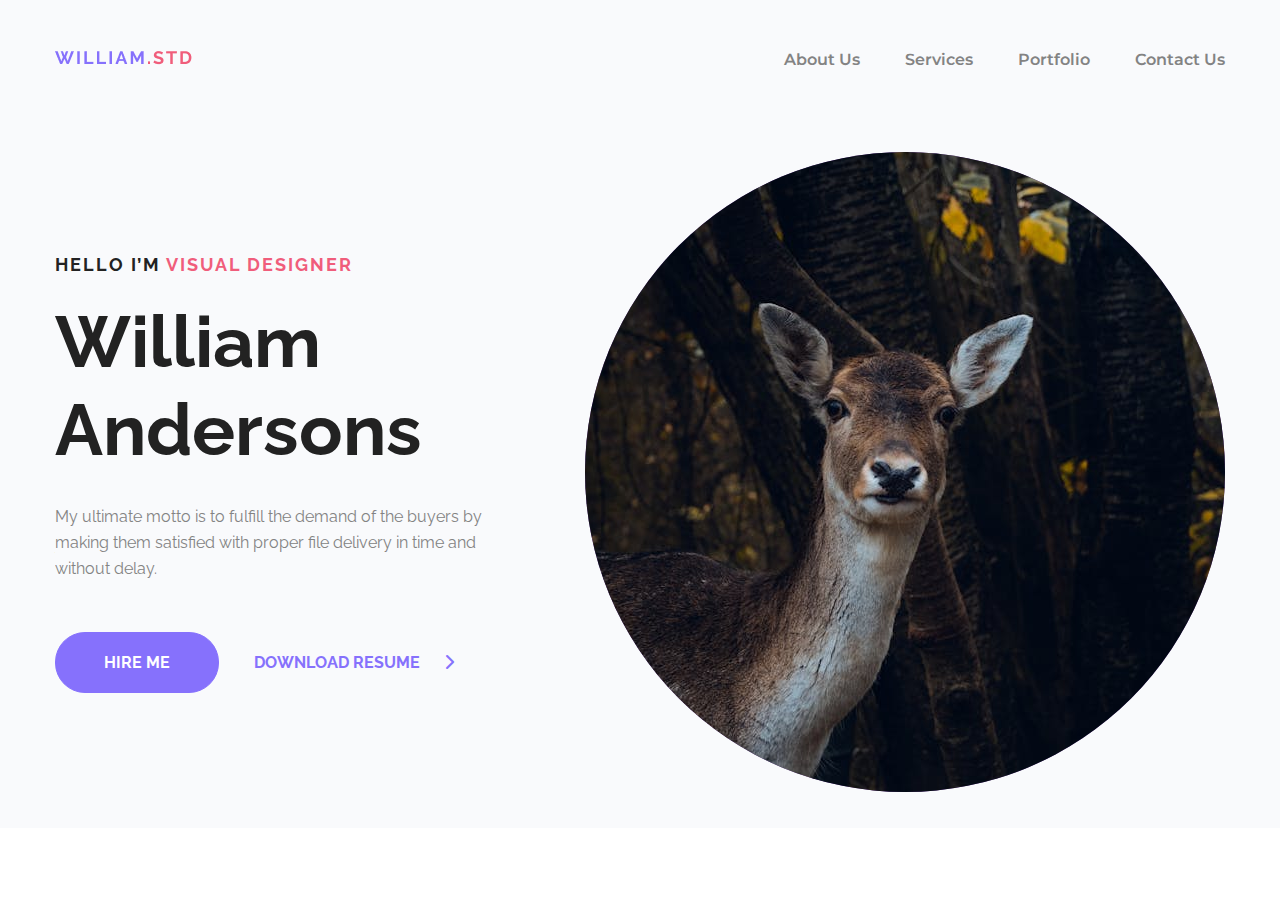
<file: index.html>
<!DOCTYPE html>
<html lang="en">
<head>
    <meta charset="UTF-8">
    <meta name="viewport" content="width=device-width, initial-scale=1.0">
    <title>Document</title>
    <link rel="preconnect" href="https://fonts.googleapis.com">
    <link rel="preconnect" href="https://fonts.gstatic.com" crossorigin>
    <link href="https://fonts.googleapis.com/css2?family=Montserrat:ital,wght@0,100..900;1,100..900&family=Raleway:ital,wght@0,100..900;1,100..900&display=swap" rel="stylesheet">
    <link rel="stylesheet" href="https://cdnjs.cloudflare.com/ajax/libs/font-awesome/6.7.2/css/all.min.css" integrity="sha512-Evv84Mr4kqVGRNSgIGL/F/aIDqQb7xQ2vcrdIwxfjThSH8CSR7PBEakCr51Ck+w+/U6swU2Im1vVX0SVk9ABhg==" crossorigin="anonymous" referrerpolicy="no-referrer" />
    <link rel="stylesheet" href="./css/style.css">
    <link rel="stylesheet" href="./css/responsive.css">
</head>
<body>
    <!-- ============ Navbar start ============ -->
     <nav id="navbar">
        <div class="container">
            <div class="nav_wrapper">
                <div class="logo">
                    <a href="#">
                        <img src="./images/logo.png" alt="">
                    </a>
                </div>
                <div class="menu">
                    <ul>
                        <li>
                            <a href="#">about us</a>
                        </li>
                        <li>
                            <a href="#">services</a>
                        </li>
                        <li>
                            <a href="#">portfolio</a>
                        </li>
                        <li>
                            <a href="#">contact us</a>
                        </li>
                    </ul>
                </div>
                <button class="toggle_bar">
                    <i class="fa-classic fa-solid fa-bars fa-fw"></i>
                </button>
            </div>
        </div>
     </nav>
    <!-- ============ Navbar End ============ -->

    <!-- ============ Banner start ============ -->
     <section id="banner">
        <div class="container">
            <div class="banner_wrapper">
                <div class="banner_content">
                    <h5>Hello i’m <span>Visual Designer</span></h5>
                    <h1>William Andersons</h1>
                    <p>My ultimate motto is to fulfill the demand of the buyers by making them satisfied with proper file delivery in time and without delay.</p>
                    <div class="banner_btn">
                        <a href="#">hire me</a>
                        <a href="#">DOWNLOAD RESUME <i class="fa-solid fa-chevron-right"></i></a>
                    </div>
                </div>
                <div class="banner_image">
                    <img src="./images/banner.jpg" alt="banner" >
                </div>
            </div>
        </div>
     </section>
    <!-- ============ Banner End ============ -->

    <!-- ============ About start ============ -->
     <!-- <section id="about">
        <div class="aboutShape1"></div>
        <div class="aboutShape2"></div>
        <div class="container">
            <div class="about_wrapper">
                <div class="about_left">
                    <h6>About Me</h6>
                    <h3>You can’t  use up creativity. The more you use, the more you have in your signifant mind.</h3>
                    <p>Being the savage's bowsman, that is, the person who pulled the bow-oar in his boat (the second one from forward), it was my cheerful duty to attend upon him while taking that hard-scrabble scramble upon the dead whale's back. You have seen Italian organ-boys </p>
                    <a href="#">Download Resume <i class="fa-solid fa-chevron-right"></i></a>
                </div>
                <div class="about_right">
                    <h3>Any type of question & Discussion.</h3>
                    <p>Being the savage's bowsman, that is, the person who pulled the bow-oar in his boat</p>
                    <a href="mailto:WilliamAndersons@william.std">WilliamAndersons@william.std</a>
                </div>
            </div>
        </div>
     </section> -->
    <!-- ============ About End ============ -->

    <!-- ============ Skill start ============ -->
     <!-- <section id="skill">
        <div class="container">
            <h5 class="secSubTitle">Skills</h5>
            <h4 class="secTitle">What Can I Do</h4>
            <div class="skill_wrapper">
                <div class="skill_item">
                    <h4>UI/UX Designer</h4>
                    <p>Being the savage's bowsman, that is, the person who pulled the bow-oar in his boat, Being the savage's bowsman, that is, the person who pulled</p>
                    <a href="#">Learn More <i class="fa-solid fa-chevron-right"></i></a>
                    <div class="skill_shape"></div>
                </div>
                <div class="skill_item">
                    <h4>UI/UX Designer</h4>
                    <p>Being the savage's bowsman, that is, the person who pulled the bow-oar in his boat, Being the savage's bowsman, that is, the person who pulled</p>
                    <a href="#">Learn More <i class="fa-solid fa-chevron-right"></i></a>
                    <div class="skill_shape"></div>
                </div>
                <div class="skill_item">
                    <h4>UI/UX Designer</h4>
                    <p>Being the savage's bowsman, that is, the person who pulled the bow-oar in his boat, Being the savage's bowsman, that is, the person who pulled</p>
                    <a href="#">Learn More <i class="fa-solid fa-chevron-right"></i></a>
                    <div class="skill_shape"></div>
                </div>
            </div>
        </div>
     </section> -->
    <!-- ============ Skill End ============ -->

    <!-- ============ Portfolio start ============ -->
    <!-- <section id="portfolio">
        <div class="container">
            <h5 class="secSubTitle">Portfolio</h5>
            <h4 class="secTitle">My Work Recently</h4>
            <div class="portfolio_btn">
                <button>All</button>
                <button>Illustration</button>
                <button>UI/UX</button>
                <button>Logo</button>
            </div>
            <div class="portfolio_wrapper">
                <div class="portfolio_item"></div>
                <div class="portfolio_item"></div>
                <div class="portfolio_item"></div>
                <div class="portfolio_item"></div>
                <div class="portfolio_item"></div>
                <div class="portfolio_item"></div>
            </div>
        </div>
    </section> -->
    <!-- ============ Portfolio End ============ -->
     
    <!-- ============ testimonial start ============ -->
     <!-- <section id="testimonial">
        <div class="container">
            <div class="testi_wrapper">
                <div class="testi_info">
                    <h5 class="secSubTitle">Testimonials</h5>
                    <h4 class="secTitle">What they say about me</h4>
                    <p>Being the savage's bowsman, that is, the person who pulled the bow-oar in his boat (the second on.</p>
                    <div class="testi_info_btn">
                        <button></button>
                        <button></button>
                    </div>
                </div>
                <div class="testi_item_wrapper">
                    <div class="testi_inner_wrapper">
                        <div class="testi_item">
                            <div class="testi_item_img">

                            </div>
                            <p>So strongly and metaphysically did I conceive of my situation then, that while earnestly watching his motions, I seemed distinctly to perceive that my own individuali.</p>
                        </div>
                        <div class="testi_item">
                            <div class="testi_item_img">
                                <img class="quote" src="./images/quote.svg" alt="">
                            </div>
                            <p>So strongly and metaphysically did I conceive of my situation then, that while earnestly watching his motions, I seemed distinctly to perceive that my own individuali.</p>
                        </div>
                        <div class="testi_item">
                            <div class="testi_item_img">

                            </div>
                            <p>So strongly and metaphysically did I conceive of my situation then, that while earnestly watching his motions, I seemed distinctly to perceive that my own individuali.</p>
                        </div>
                        <div class="testi_item">
                            <div class="testi_item_img">

                            </div>
                            <p>So strongly and metaphysically did I conceive of my situation then, that while earnestly watching his motions, I seemed distinctly to perceive that my own individuali.</p>
                        </div>
                    </div>
                </div>
            </div>
        </div>
     </section> -->
    <!-- ============ testimonial End ============ -->

    <!-- ============ Banner start ============ -->
    <!-- ============ Banner End ============ -->
    <!-- ============ footer start ============ -->
    <!-- <footer id="footer">
        <div class="footer_shape1"></div>
        <div class="container footer_content">
            <h5>Contact Us</h5>
            <h3>Let’s talk, and make something great</h3>
            <a href="#">Contact Us</a>
        </div>
        <hr class="hr" />
        <div class="container footer_content">
            <div>
                <img src="./images/logo.png" alt="">
            </div>
            <p>Copyright © 2020 william.std | all right reserved</p>
        </div>
    </footer> -->
    <!-- ============ footer End ============ -->
</body>
</html>
</file>
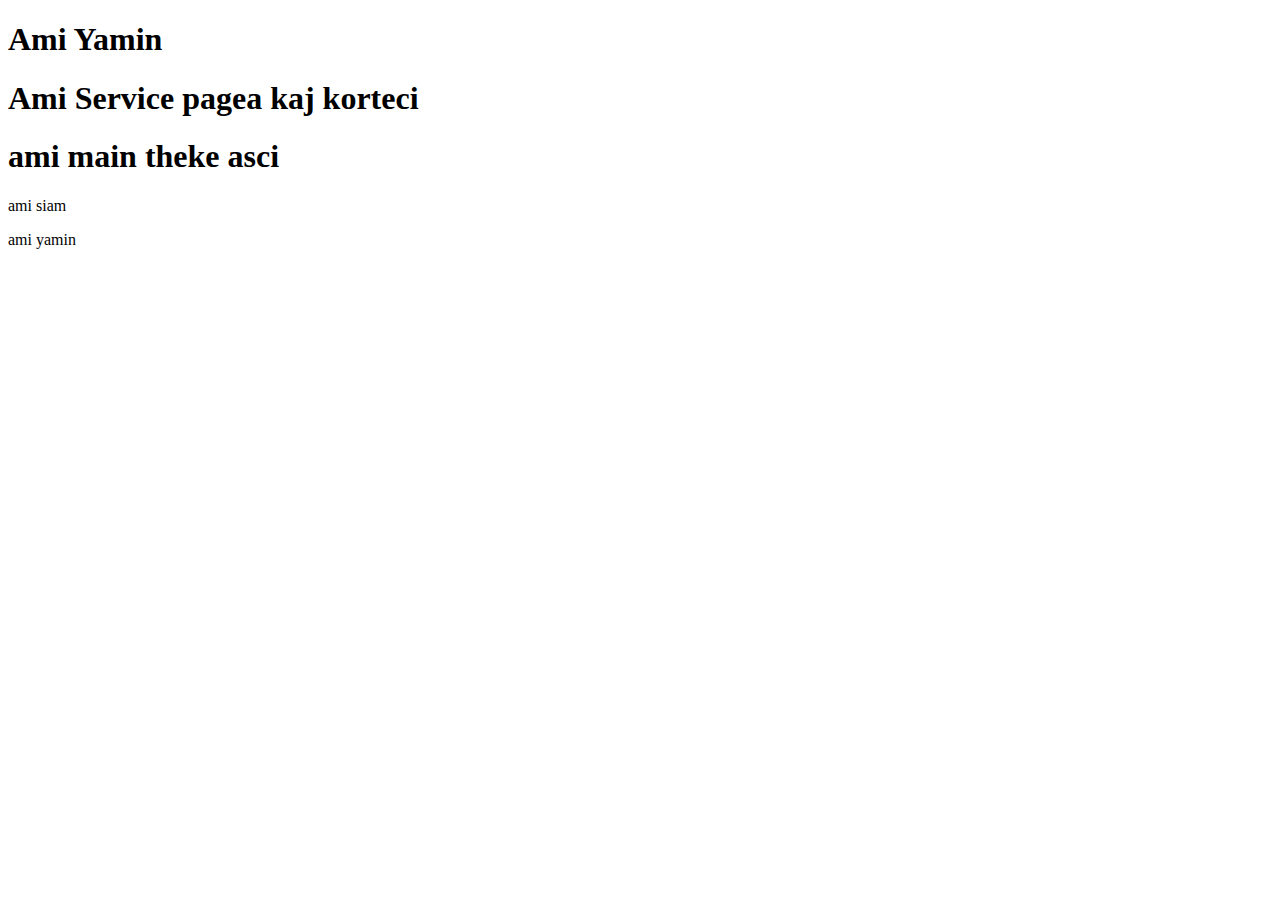
<file: service.html>
<!DOCTYPE html>
<html lang="en">
<head>
    <meta charset="UTF-8">
    <meta name="viewport" content="width=device-width, initial-scale=1.0">
    <title>Service</title>
</head>
<body>
    <h1>Ami Yamin </h1>
    <h1>Ami Service pagea kaj korteci</h1>
    <h1>ami main theke asci</h1>
    <p>ami siam</p>
    <p>ami yamin</p>
</body>
</html>
</file>
<file: css/style.css>
*{
    padding: 0;
    margin: 0;
    box-sizing: border-box;
}
a{
    text-decoration: none;
}
ul,ol{
    list-style-type: none;
}
.container{
    width: 1170px;
    margin: 0 auto;
}
.secSubTitle{
    font-size: 18px;
    font-weight: 700;
    line-height: 26px;
    color: #222222;
    text-transform: uppercase;
    letter-spacing: 2px;
    text-align: center;
    font-family: "Raleway", sans-serif;
}
.secTitle{
    font-size: 36px;
    font-weight: 700;
    color: #222222;
    text-align: center;
    font-family: "Raleway", sans-serif;
    margin-top: 20px;
}
/* ========== navbar start =========== */
#navbar{
    padding-top: 50px;
    position: absolute;
    width: 100%;
    left: 0;
    top: 0;  
    z-index: 555;  
}
.nav_wrapper{
    display: flex;
    justify-content: space-between;
    align-items: center;
}
.menu ul{
    display: flex;
    column-gap: 45px;
    align-items: center;
}
.menu ul li a{
    color: #838383;
    font-size: 16px;
    font-weight: 600;
    text-transform: capitalize;
    font-family: "Montserrat", sans-serif;
    transition: all linear 0.3s;
    -webkit-transition: all linear 0.3s;
    -moz-transition: all linear 0.3s;
    -ms-transition: all linear 0.3s;
    -o-transition: all linear 0.3s;
}
.menu ul li a:hover{
    color: #8671FC;
}
.toggle_bar{
    display: none;
    background-color: transparent;
    border: none;
    cursor: pointer;
    font-size: 18px;
}
/* ========== navbar End =========== */

/* ========== banner start =========== */
#banner{
    padding-top: 152px;
    padding-bottom: 36px;
    background-color: #F9FAFC;
}
.banner_wrapper{
    display: flex;
    justify-content: space-between;
    align-items: center;
}
.banner_content{
    width: 470px;
}
.banner_content h5{
    font-family: "Raleway", sans-serif;
    color: #222;
    font-size: 18px;
    font-weight: 700;
    line-height: 26px;
    letter-spacing: 2px;
    text-transform: uppercase;
}
.banner_content h5 span{
    color: #F05D7B;
}
.banner_content h1{
    font-size: 72px;
    color: #222;
    font-weight: 700;
    line-height: 88px;
    font-family: "Raleway", sans-serif;
    margin-top: 20px;
}

.banner_content p{
    font-size: 16px;
    color: #838383;
    font-family: "Raleway", sans-serif;
    font-weight: 400;
    line-height: 26px;
    margin-top: 30px;
}

.banner_btn{
    margin-top: 50px;
    display: flex;
    column-gap: 35px;
    align-items: center;
}
.banner_btn a:first-child{
    background-color: #8671FC;
    border-radius: 30px;
    padding: 20px 48px;
    color: white;
    font-size: 16px;
    font-weight: 700;
    font-family: "Raleway", sans-serif;
    text-transform: uppercase;
    -webkit-border-radius: 30px;
    -moz-border-radius: 30px;
    -ms-border-radius: 30px;
    -o-border-radius: 30px;
    transition: all linear 0.3s;
    -webkit-transition: all linear 0.3s;
    -moz-transition: all linear 0.3s;
    -ms-transition: all linear 0.3s;
    -o-transition: all linear 0.3s;
    border: 1px solid #8671FC;
}
.banner_btn a:first-child:hover{
    background-color: transparent;
    color: #8671FC;
}
.banner_btn a:last-child{
    color: #8671FC;
    font-size: 16px;
    font-weight: 700;
    font-family: "Raleway", sans-serif;
    text-transform: uppercase;
}
.banner_btn a:last-child i{
    padding-left: 20px;
    transition: all linear 0.1s;
    -webkit-transition: all linear 0.1s;
    -moz-transition: all linear 0.1s;
    -ms-transition: all linear 0.1s;
    -o-transition: all linear 0.1s;
}
.banner_btn a:last-child:hover i{
    padding-left: 30px;
}
.banner_image{
    width: 640px;
    height: 640px;
    background-color: rebeccapurple;
    border-radius: 50%;
    -webkit-border-radius: 50%;
    -moz-border-radius: 50%;
    -ms-border-radius: 50%;
    -o-border-radius: 50%;
    overflow: hidden;
}
.banner_image img{
    width: 100%;
    height: 100%;
    object-fit: cover;
}
/* ========== banner End =========== */

/* ========== About start =========== */
#about{
    background-color: #F05D7B;
    padding: 150px 0;
    color: white;
    font-family: "Raleway", sans-serif;
    position: relative;
    overflow: hidden;
}
.about_wrapper{
    display: flex;
    align-items: center;
    justify-content: center;
    column-gap: 90px;
    position: relative;
    z-index: 555;
}
.about_left{
    width: 525px;
}
.about_left h6{
    font-size: 18px;
    font-weight: 700;
    line-height: 26px;
    letter-spacing: 2px;
    text-transform: uppercase;
}
.about_left h3{
    font-size: 36px;
    font-weight: 700;
    margin-top: 21px;
    letter-spacing: 0.3s;
}
.about_left p{
    margin-top: 30px;
    font-size: 16px;
    font-weight: 400;
    line-height: 26px;
    margin-bottom: 70px;
    max-width: 501px;
}
.about_left a{
    font-size: 16px;
    font-weight: 700;
    text-transform: uppercase;
    color: white;
}
.about_left a i{
    font-size: 14px;
    padding-left: 12px;
}
.about_right{
    width: 421px;
}
.about_right h3{
    font-size: 36px;
    font-weight: 700;
    letter-spacing: 0.3s;
    max-width: 360px;
}
.about_right p{
    margin: 30px 0;
    font-size: 16px;
    font-weight: 400;
    line-height: 26px;
    max-width: 421px;
}
.about_right a{
    color: white;
    font-size: 18px;
    font-weight: 700;
    line-height: 26px;
}
.aboutShape2{
    width: 320px;
    height: 320px;
    border-radius: 50%;
    -webkit-border-radius: 50%;
    -moz-border-radius: 50%;
    -ms-border-radius: 50%;
    -o-border-radius: 50%;
    background: linear-gradient(223deg, #F46C88 9.78%, rgba(251, 165, 189, 0.20) 136.5%);
    opacity: 0.3;
    position: absolute;
    bottom: -50px;
    right: -70px;
}
.aboutShape1{
    width: 640px;
    height: 640px;
    border-radius: 50%;
    -webkit-border-radius: 50%;
    -moz-border-radius: 50%;
    -ms-border-radius: 50%;
    -o-border-radius: 50%;
    background: linear-gradient(223deg, #F46C88 9.78%, rgba(251, 165, 189, 0.20) 136.5%);
    opacity: 0.3;
    position: absolute;
    top: -140px;
    left: -70px;
}
/* ========== About End =========== */

/* ========== skill start =========== */
#skill{
    padding: 150px 0;
    background: #FCFCFF;
}
.skill_wrapper{
    margin-top: 70px;
    display: flex;
    gap: 30px;
    flex-wrap: wrap;
}
.skill_item{
    width: 370px;
    border: 1px solid rgba(71, 71, 71, 0.1);
    padding: 50px 50px 36px 50px;
    transition: all linear 0.2s;
    -webkit-transition: all linear 0.2s;
    -moz-transition: all linear 0.2s;
    -ms-transition: all linear 0.2s;
    -o-transition: all linear 0.2s;
    position: relative;
    overflow: hidden;
}
.skill_item h4, .skill_item p,  .skill_item a{
    position: relative;
    z-index: 999;
}
.skill_item h4{
    font-size: 24px;
    font-weight: 500;
    line-height: 34px;
    color: #222;
    font-family: "Raleway", sans-serif;
    transition: all linear 0.2s;
    -webkit-transition: all linear 0.2s;
    -moz-transition: all linear 0.2s;
    -ms-transition: all linear 0.2s;
    -o-transition: all linear 0.2s;
}
.skill_item p{
    font-size: 16px;
    font-weight: 400;
    line-height: 26px;
    color: #838383;
    font-family: "Raleway", sans-serif;
    margin-top: 25px;
    margin-bottom: 40px;
    transition: all linear 0.2s;
    -webkit-transition: all linear 0.2s;
    -moz-transition: all linear 0.2s;
    -ms-transition: all linear 0.2s;
    -o-transition: all linear 0.2s;
}
.skill_item a{
    color: #8671FC;
    font-size: 16px;
    font-weight: 700;
    font-family: "Raleway", sans-serif;
    text-transform: uppercase;
    display: flex;
    align-items: center;
    gap: 24px;
    transition: all linear 0.2s;
    -webkit-transition: all linear 0.2s;
    -moz-transition: all linear 0.2s;
    -ms-transition: all linear 0.2s;
    -o-transition: all linear 0.2s;
}
.skill_item:hover{
    background-color: #F05D7B;
}
.skill_item:hover h4, .skill_item:hover p, .skill_item:hover a{
    color: white;
}
.skill_shape{
    width: 325px;
    height: 325px;
    border-radius: 50%;
    -webkit-border-radius: 50%;
    -moz-border-radius: 50%;
    -ms-border-radius: 50%;
    -o-border-radius: 50%;
    background: linear-gradient(223deg, #F46C88 9.78%, rgba(251, 165, 189, 0.20) 136.5%);
    opacity: 0;
    position: absolute;
    left: -65px;
    top: -50px;
    transition: all linear 0.2s;
    -webkit-transition: all linear 0.2s;
    -moz-transition: all linear 0.2s;
    -ms-transition: all linear 0.2s;
    -o-transition: all linear 0.2s;
}
.skill_item:hover .skill_shape{
    opacity: 0.3;
}
/* ========== skill End =========== */

/* ========== portfolio start =========== */
#portfolio{
    background: #FCFCFF;
}
.portfolio_btn{
    margin-top: 40px;
    margin-bottom: 70px;
    display: flex;
    justify-content: center;
    column-gap: 50PX;
}
.portfolio_btn button{
    color: #838383;
    border: none;
    font-size: 16px;
    font-weight: 600;
    background-color: transparent;
    font-family: "Montserrat", sans-serif;
    transition: all linear 0.2s;
    -webkit-transition: all linear 0.2s;
    -moz-transition: all linear 0.2s;
    -ms-transition: all linear 0.2s;
    -o-transition: all linear 0.2s;
    cursor: pointer;
}
.portfolio_btn button:hover{
    color: #8671FC;
}
.portfolio_wrapper{
    display: flex;
    gap: 30px;
    flex-wrap: wrap;
}
.portfolio_item{
    width: 370px;
    height: 334px;
    background-color: grey;
}
/* ========== portfolio End =========== */

/* ========== testimonial start =========== */
#testimonial{
    padding-top: 150px;
    padding-bottom: 100px;
    background: #FCFCFF;
    overflow-x: hidden;
}
.testi_wrapper{
    display: flex;
    gap: 150px;
}
.testi_info{
    width: 311px;
}
.testi_info .secSubTitle{
    text-align: left;
}
.testi_info .secTitle{
    text-align: left;
}
.testi_info p{
    font-size: 16px;
    font-weight: 400;
    line-height: 26px;
    color: #838383;
    font-family: "Raleway", sans-serif;
    margin-top: 25px;
}
.testi_info_btn{
    margin-top: 100px;
    display: flex;
    gap: 30px;
}

.testi_info_btn button{
    width: 70px;
    height: 70px;
    background-color: yellow;
    border: none;

}
.testi_item_wrapper{
    width: 709px;
}
.testi_inner_wrapper{
    width: 1500px;
    display: flex;
    gap: 60px;
}
.testi_item{
    width: 280px;
}
.testi_item_img{
    width: 184px;
    height: 184px;
    background-color: gray;
    border: 7px solid white;
    margin-bottom: 30px;
    position: relative;
}
.testi_item_img .quote{
    position: absolute;
    bottom: -4px;
    transform: translateY(50%);
    left: 13px;
    -webkit-transform: translateY(50%);
    -moz-transform: translateY(50%);
    -ms-transform: translateY(50%);
    -o-transform: translateY(50%);
}
/* ========== testimonial End =========== */

/* ========== footer start =========== */
#footer{
    background: #F05D7B;
    padding: 100px 0 40px 0;
    position: relative;
    overflow: hidden;
}
#footer .hr{
    margin: 50px 0;
    background: white;
    opacity: 0.2;
    height: 1px;
    width: 100%;
}

.footer_content{
    position: relative;
    z-index: 555;
}
.footer_shape1{
    width: 639px;
    height: 639px;
    background: linear-gradient(223deg, #F46C88 9.78%, rgba(251, 165, 189, 0.20) 136.5%);
    border-radius: 50%;
    position: absolute;
    left: 0;
    top: 0;
    -webkit-border-radius: 50%;
    -moz-border-radius: 50%;
    -ms-border-radius: 50%;
    -o-border-radius: 50%;
    transform: translateY(-40%);
    -webkit-transform: translateY(-40%);
    -moz-transform: translateY(-40%);
    -ms-transform: translateY(-40%);
    -o-transform: translateY(-40%);
}
/* ========== footer End =========== */
/* ========== banner start =========== */
/* ========== banner End =========== */
/* ========== banner start =========== */
/* ========== banner End =========== */
/* ========== banner start =========== */
/* ========== banner End =========== */
</file>
<file: css/responsive.css>
/* ============ Extra small device start ====== */
@media screen and (max-width: 575.99px) {
    .container {
        width: 100%;
        margin: 0 auto;
        padding: 0 12px;
    }
    /* ========= navabar ====== */
    #navbar {
        padding-top: 30px;
    }
    .menu{
        display: none;
    }
    .toggle_bar{
        display: block;
    }
    /* ====== banner ====== */
    #banner {
        padding-bottom: 100px;
        height: 100vh;
    }
    .banner_image {
        display: none;
    }
    .banner_content h5 {
        font-size: 16px;
        letter-spacing: unset;
    }
    .banner_content h1 {
        font-size: 52px;
        line-height: normal;
        margin-top: 30px;
    }
    .banner_content p {
        max-width: 350px;
    }
    .banner_btn {
        margin-top: 50px;
        column-gap: 16px;
    }
    .banner_btn a:first-child {
        padding: 14px 20px;
        font-size: 14px;
    }
    .banner_btn a:last-child {
        font-size: 14px;
    }
    .banner_btn a:last-child i {
        padding-left: 10px;
    }
    .banner_btn a:last-child:hover i {
        padding-left: 15px;
    }
}
/* ============ Extra small device end ====== */


/* ============ small device start ====== */
@media (min-width: 576px) and (max-width: 767.99px) {
    .container {
        width: 100%;
        margin: 0 auto;
        padding: 0 16px;
    }  
    /* ========= navabar ====== */
    #navbar {
        padding-top: 30px;
    }
    .menu{
        display: none;
    }
    .toggle_bar{
        display: block;
    }
    /* ====== banner ====== */
    #banner {
        padding-bottom: 100px;
    }
    .banner_image {
        display: none;
    }
}
/* ============ small device end ====== */


/* ============ medium device start ====== */
@media (min-width: 768px) and (max-width: 991.99px) {
    .container {
        width: 100%;
        margin: 0 auto;
        padding: 0 16px;
    }  
    /* ========= navabar ====== */
    #navbar {
        padding-top: 30px;
    }
    .menu{
        display: none;
    }
    .toggle_bar{
        display: block;
    }
    /* ====== banner ====== */
    #banner {
        padding-bottom: 100px;
    }
    .banner_wrapper {
        gap: 50px;
    }
    .banner_content {
        min-width: 350px;
    }
    .banner_content h1 {
        font-size: 50px;
        line-height: normal;
    }
    .banner_image {
        width: 350px;
        height: 350px;
    }
    .banner_btn {
        column-gap: 20px;
    }
    .banner_btn a:first-child {
        padding: 15px 20px;
        font-size: 14px;
    }
    .banner_btn a:last-child {
        font-size: 14px;
    }
}
/* ============ medium device end ====== */


/* ============ large device start ====== */
@media (min-width: 992px) and (max-width: 1199.99px) {
    
}
/* ============ large device end ====== */


/* ============ extra large device start ====== */
@media (min-width: 1200px) and (max-width: 1399.99px) {
    
}
/* ============ extra large device end ====== */


/* ============ Extra extra large device start ====== */
@media (min-width: 1400px) {
    
}
/* ============ Extra extra large device end ====== */
</file>
